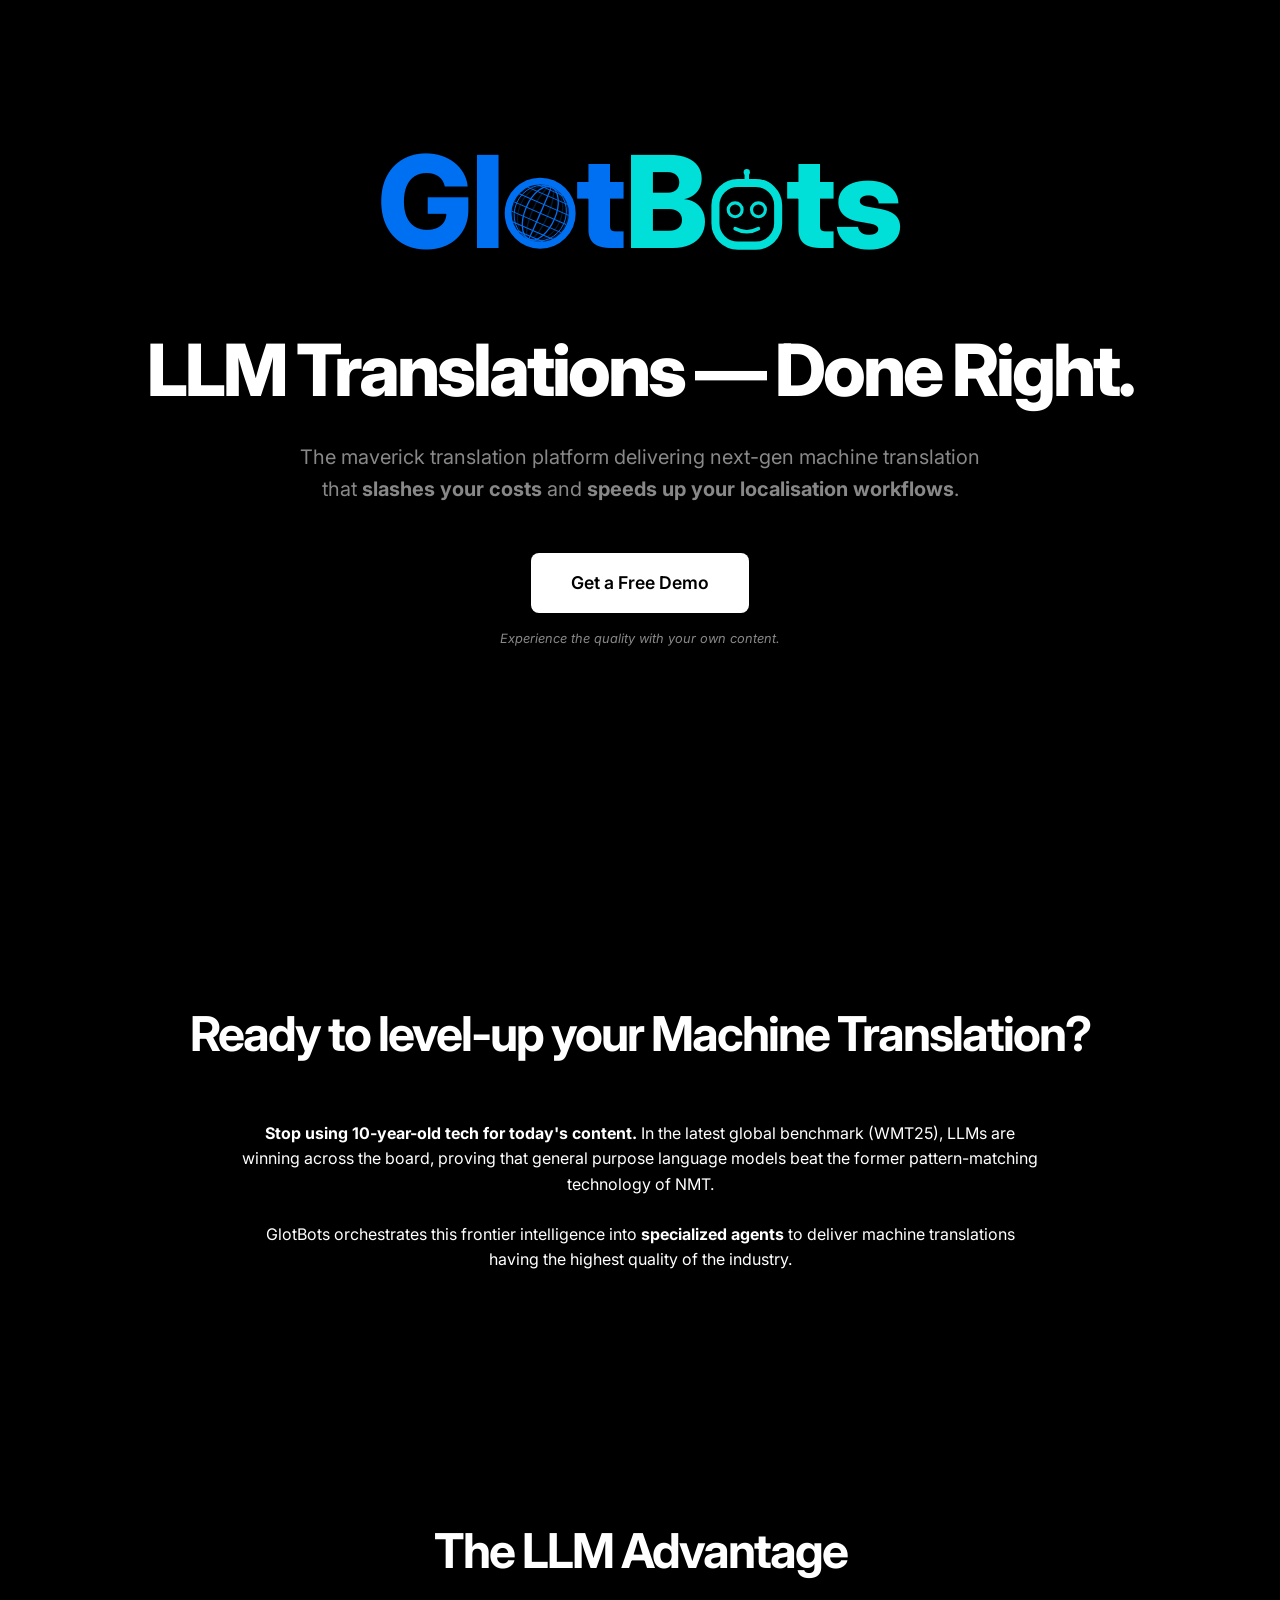
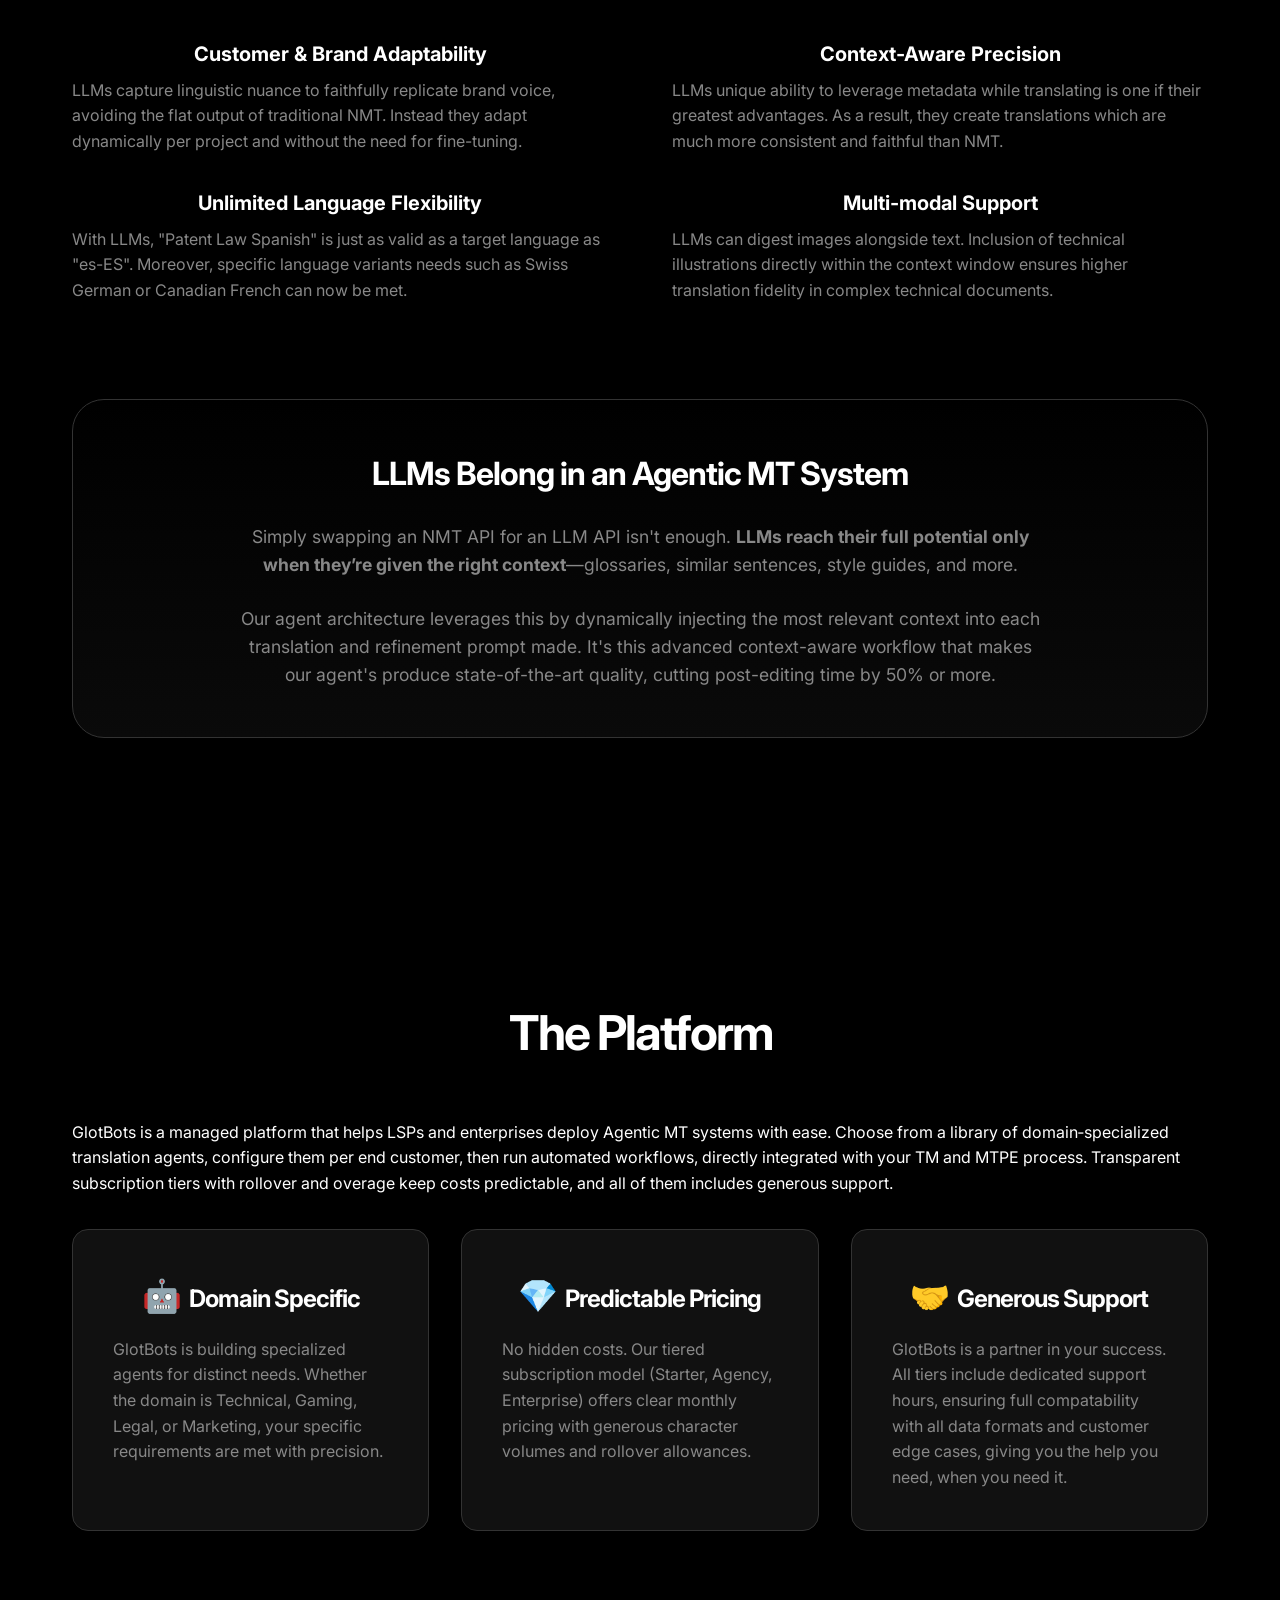
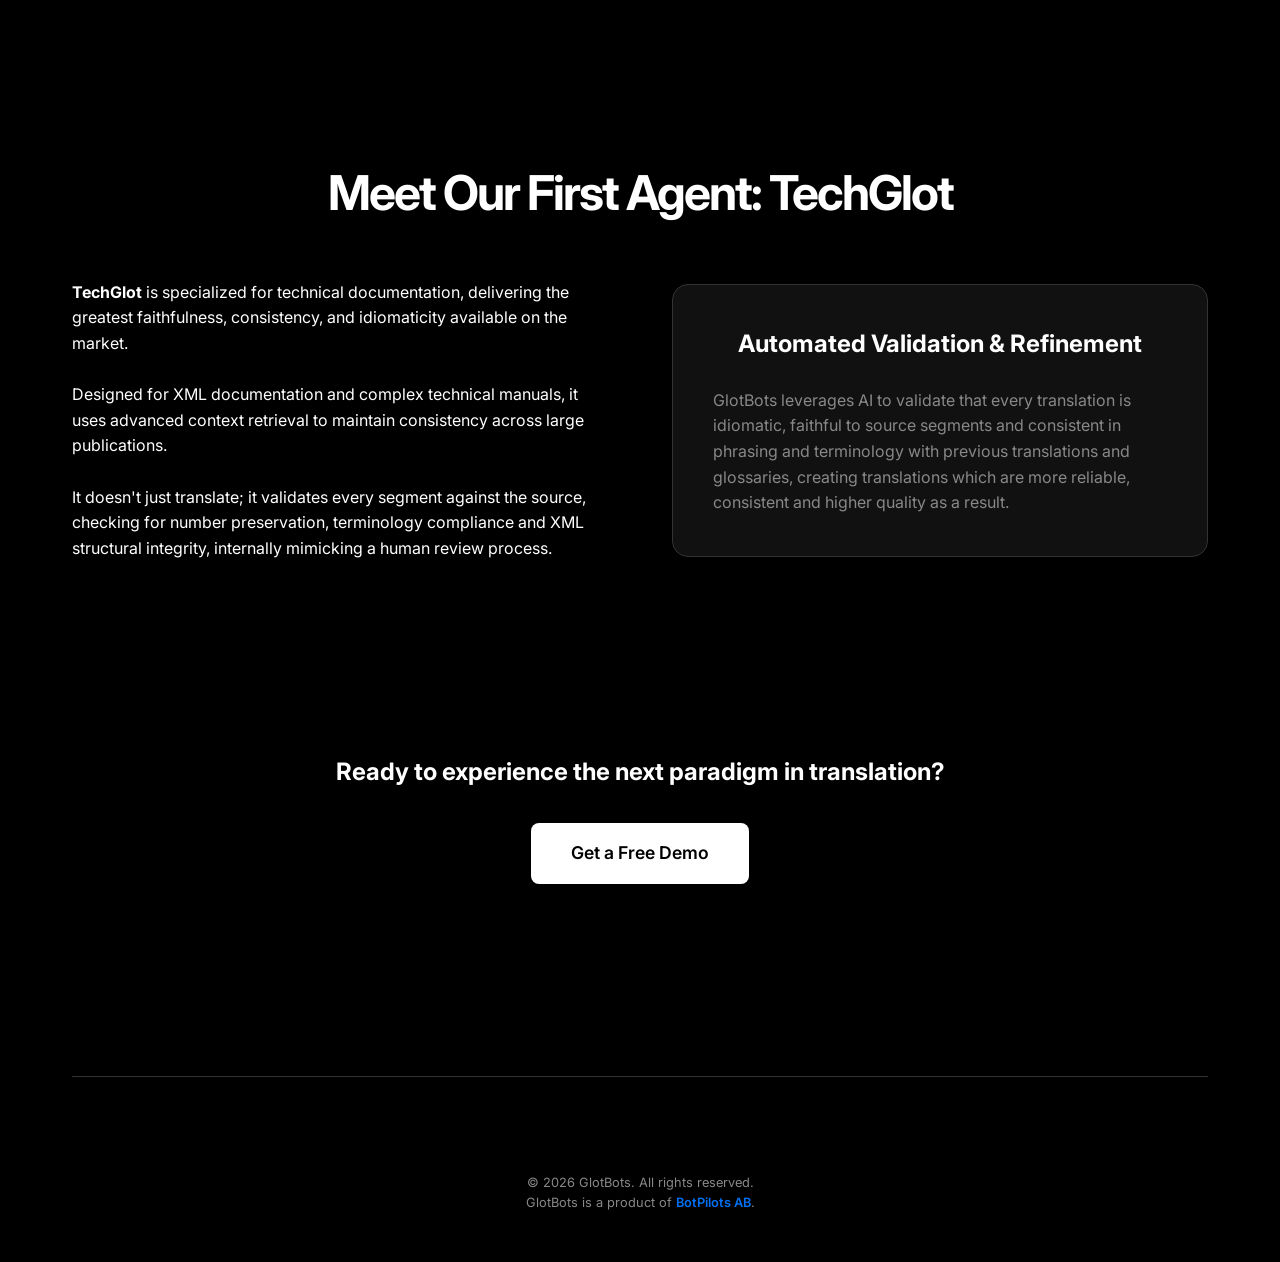
<file: index.html>
<!DOCTYPE html>
<html lang="en">
<head>
    <meta charset="UTF-8">
    <meta name="viewport" content="width=device-width, initial-scale=1.0">
    <title>GlotBots</title>
    <link rel="stylesheet" href="dev/css/style.css">
    <link rel="preconnect" href="https://fonts.googleapis.com">
    <link rel="preconnect" href="https://fonts.gstatic.com" crossorigin>
    <link href="https://fonts.googleapis.com/css2?family=Inter:wght@400;600;800&display=swap" rel="stylesheet">
	<link rel="icon" type="image/png" href="graphics/robot_moon_eyes_1339_down3.ico">
    <script src="https://cdnjs.cloudflare.com/ajax/libs/gsap/3.12.2/gsap.min.js"></script>
</head>
<body>
    <div class="landing-container">
        <header>
            <nav>
                <div class="logo">
                    <div class="logo-text">
                        <span class="logo-glot">G</span><span class="logo-glot">l</span><span class="globe-o"><svg viewBox="-6 -6 112 112"><circle cx="50" cy="50" r="51" fill="none" stroke="currentColor" stroke-width="10.9"/><g transform="rotate(23.5, 50, 50)"><path class="lat" d="M5 50 H95" fill="none" stroke="currentColor" stroke-width="1.5"/><path class="lat" d="M7 35 H93" fill="none" stroke="currentColor" stroke-width="1.5"/><path class="lat" d="M15 20 H85" fill="none" stroke="currentColor" stroke-width="1.5"/><path class="lat" d="M28 10 H72" fill="none" stroke="currentColor" stroke-width="1.5"/><path class="lat" d="M7 65 H93" fill="none" stroke="currentColor" stroke-width="1.5"/><path class="lat" d="M15 80 H85" fill="none" stroke="currentColor" stroke-width="1.5"/><path class="lat" d="M28 90 H72" fill="none" stroke="currentColor" stroke-width="1.5"/><path class="long-spin" fill="none" stroke="currentColor" stroke-width="2"/><path class="long-spin" fill="none" stroke="currentColor" stroke-width="2"/><path class="long-spin" fill="none" stroke="currentColor" stroke-width="2"/><path class="long-spin" fill="none" stroke="currentColor" stroke-width="2"/><path class="long-spin" fill="none" stroke="currentColor" stroke-width="2"/><path class="long-spin" fill="none" stroke="currentColor" stroke-width="2"/><path class="long-spin" fill="none" stroke="currentColor" stroke-width="2"/><path class="long-spin" fill="none" stroke="currentColor" stroke-width="2"/><path class="long-spin" fill="none" stroke="currentColor" stroke-width="2"/><path class="long-spin" fill="none" stroke="currentColor" stroke-width="2"/><path class="long-spin" fill="none" stroke="currentColor" stroke-width="2"/></g></svg></span><span class="logo-glot">t</span><span class="logo-bots">B</span><span class="robot-o"><svg viewBox="0 0 100 100"><line x1="50" y1="20" x2="50" y2="8" stroke="currentColor" stroke-width="5" stroke-linecap="round"/><circle cx="50" cy="8" r="3.5" fill="currentColor"/><rect x="15" y="20" width="70" height="70" rx="25" fill="none" stroke="currentColor" stroke-width="6"/><g class="robot-eye-left">
                                <circle class="eye-socket" cx="37" cy="50" r="9.5" fill="currentColor"/>
                                <circle class="pupil" cx="37" cy="50" r="6" fill="var(--background)"/>
                            </g>
                            <g class="robot-eye-right">
                                <g class="robot-eye-wink">
                                    <circle class="eye-socket" cx="63" cy="50" r="9.5" fill="currentColor"/>
                                    <circle class="pupil" cx="63" cy="50" r="6" fill="var(--background)"/>
                                </g>
                            </g><path class="mouth-smile" d="M37 71 Q50 78 63 71" fill="none" stroke="currentColor" stroke-width="4" stroke-linecap="round"/><ellipse class="mouth-surprised" cx="50" cy="73" rx="6" ry="7" fill="none" stroke="currentColor" stroke-width="4" stroke-linecap="round"/></svg></span><span class="logo-bots">t</span><span class="logo-bots">s</span>
                    </div>
                </div>
            </nav>
        </header>

        <section class="hero hero-main">
            <h1>LLM Translations — Done Right.</h1>
            <p class="subtitle">The maverick translation platform delivering next-gen machine translation that <strong>slashes your costs</strong> and <strong>speeds up your localisation workflows</strong>.</p>
            
            <div class="cta-container">
                <a href="#" class="cta-button obfuscated-mail" data-enc-email="bnBkL3R1cGN1cG1oQW1iZWZtdmkvc2JsdHA=">Get a Free Demo</a>
                <p class="cta-hint">Experience the quality with your own content.</p>
            </div>
        </section>
    </div>

    <main>

        <section class="content-section fade-in-section">
            <h2>Ready to level-up your Machine Translation?</h2>
            <p style="max-width: 800px; margin: 0 auto 1.5rem auto; text-align: center; color: var(--text-secondary); line-height: 1.6;">
                <b>Stop using 10-year-old tech for today's content.</b> In the latest global benchmark (WMT25), LLMs are winning across the board, proving that general purpose language models beat the former pattern-matching technology of NMT.
            </p>
            <p style="max-width: 800px; margin: 0 auto 3rem auto; text-align: center; color: var(--text-secondary); line-height: 1.6;">
                GlotBots orchestrates this frontier intelligence into <b>specialized agents</b> to deliver machine translations having the highest quality of the industry.
            </p>
		</section>
		<section class="content-section fade-in-section">
			<h2>The LLM Advantage</h2>
			<div class="grid-2">
                <div class="list-items">
                    <div class="list-item">
                        <h4>Customer & Brand Adaptability</h4>
                        <p>LLMs capture linguistic nuance to faithfully replicate brand voice, avoiding the flat output of traditional NMT. Instead they adapt dynamically per project and without the need for fine-tuning.</p>
                    </div>
                    <div class="list-item">
                        <h4>Unlimited Language Flexibility</h4>
                        <p>With LLMs, "Patent Law Spanish" is just as valid as a target language as "es-ES". Moreover, specific language variants needs such as Swiss German or Canadian French can now be met.</p>
                    </div>
                </div>
                <div class="list-items">
                    <div class="list-item">
                        <h4>Context-Aware Precision</h4>
                        <p>LLMs unique ability to leverage metadata while translating is one if their greatest advantages. As a result, they create translations which are much more consistent and faithful than NMT.</p>
                    </div>
                    <div class="list-item">
                        <h4>Multi-modal Support</h4>
                        <p>LLMs can digest images alongside text. Inclusion of technical illustrations directly within the context window ensures higher translation fidelity in complex technical documents.</p>
                    </div>

                </div>
            </div>
		<section class="sass-section fade-in-section">
            <h3>LLMs Belong in an Agentic MT System</h3>
            <p>
				Simply swapping an NMT API for an LLM API isn't enough.
				<b>LLMs reach their full potential only when they’re given the right context</b>—glossaries, similar sentences, style guides, and more.
			</p>
			<br>
			<p>
				Our agent architecture leverages this by dynamically injecting the most relevant context into each translation and refinement prompt made. It's this advanced context-aware workflow that makes our agent's produce state-of-the-art quality, cutting post-editing time by 50% or more.
			</p>
        </section>
		</section>

		<section class="content-section fade-in-section">
			<h2>The Platform</h2>
			<p>
				GlotBots is a managed platform that helps LSPs and enterprises deploy Agentic MT systems with ease. Choose from a library of domain‑specialized translation agents, configure them per end customer, then run automated workflows, directly integrated with your TM and MTPE process. Transparent subscription tiers with rollover and overage keep costs predictable, and all of them includes generous support.
			</p>

			<section class="features">
				<div class="feature-card">
					<h3><span class="icon">🤖</span>Domain Specific</h3>
					<p>GlotBots is building specialized agents for distinct needs. Whether the domain is Technical, Gaming, Legal, or Marketing, your specific requirements are met with precision.</p>
				</div>
				<div class="feature-card">
					<h3><span class="icon">💎</span>Predictable Pricing</h3>
					<p>No hidden costs. Our tiered subscription model (Starter, Agency, Enterprise) offers clear monthly pricing with generous character volumes and rollover allowances.</p>
				</div>
				<div class="feature-card">
					<h3><span class="icon">🤝</span>Generous Support</h3>
					<p>GlotBots is a partner in your success. All tiers include dedicated support hours, ensuring full compatability with all data formats and customer edge cases, giving you the help you need, when you need it.</p>
				</div>
			</section>

		</section>

        <section class="content-section fade-in-section">
            <h2>Meet Our First Agent: TechGlot</h2>
            <div class="grid-2">
                <div>
                    <p><strong>TechGlot</strong> is specialized for technical documentation, delivering the greatest faithfulness, consistency, and idiomaticity available on the market.</p>
                    <br>
                    <p>Designed for XML documentation and complex technical manuals, it uses advanced context retrieval to maintain consistency across large publications. </p>
					<br>
                    <p>It doesn't just translate; it validates every segment against the source, checking for number preservation, terminology compliance and XML structural integrity, internally mimicking a human review process.</p>
                </div>
                <div class="feature-card">
                    <h4>Automated Validation & Refinement</h4>
                    <p>GlotBots leverages AI to validate that every translation is idiomatic, faithful to source segments and consistent in phrasing and terminology with previous translations and glossaries, creating translations which are more reliable, consistent and higher quality as a result.</p>
                </div>
            </div>
        </section>

        <section class="content-section fade-in-section">
            <h4>Ready to experience the next paradigm in translation?</h4>
            <div class="cta-container" style="margin-top: 2rem;">
                <a href="#" class="cta-button obfuscated-mail" data-enc-email="bnBkL3R1cGN1cG1oQW1iZWZtdmkvc2JsdHA=">Get a Free Demo</a>
            </div>
        </section>
    <footer class="fade-in-section">
		<div class="copyright">
            © 2026 GlotBots. All rights reserved.<br>
            GlotBots is a product of <a href="https://botpilots.se" target="_blank" rel="noopener">BotPilots AB</a>.
        </div>
    </footer>

    <script>
        document.addEventListener('DOMContentLoaded', () => {
            // Scroll Animation Observer
            const observerOptions = {
                root: null,
                rootMargin: '0px',
                threshold: 0.1
            };

            const observer = new IntersectionObserver((entries, observer) => {
                entries.forEach(entry => {
                    if (entry.isIntersecting) {
                        entry.target.classList.add('is-visible');
                        observer.unobserve(entry.target);
                    }
                });
            }, observerOptions);

            document.querySelectorAll('.fade-in-section').forEach(section => {
                observer.observe(section);
            });

            // Globe Animation (Spinning effect)
            const longs = document.querySelectorAll('.long-spin');
            
            // Configuration
            const duration = 18; // Slower rotation
            const radius = 45;
            const center = 50;
            
            longs.forEach((el, i) => {
                const startAngle = i * (360 / longs.length); // Distribute evenly
                
                // Animate a proxy object
                const proxy = { angle: startAngle };

                // Smooth opacity transitions between front/back faces
                const setOpacity = gsap.quickTo(el, "opacity", { duration: 0.9, ease: "power2.out" });
                
                gsap.to(proxy, {
                    angle: startAngle + 360,
                    duration: duration,
                    repeat: -1,
                    ease: "none",
                    onUpdate: () => {
                        const rad = proxy.angle * (Math.PI / 180);
                        const sin = Math.sin(rad);
                        const cos = Math.cos(rad);
                        
                        // Width of the ellipse at this angle
                        const rx = Math.abs(radius * sin);
                        
                        // Update path using Arc command
                        // M 50 5 (Top Pole)
                        // A rx 45 0 0 [sweep] 50 95 (Bottom Pole)
                        // sweep: 1 if curving right (sin > 0), 0 if curving left (sin < 0)
                        const sweep = sin >= 0 ? 1 : 0;
                        el.setAttribute("d", `M 50 5 A ${rx} 45 0 0 ${sweep} 50 95`);
                        
                        // Opacity Logic
                        // Front face: cos > 0 (Left to Right) -> Bright
                        // Back face: cos < 0 (Right to Left) -> Faded/Invisible
                        
                        // Line Thickness Logic
                        // Thinner at edges (cos near 0), thicker at center (cos near 1)
                        // Base width varies from 0.15 to 0.5
                        const absCos = Math.abs(cos);
                        const strokeWidth = 0.7 + 0.7 * absCos;
                        el.setAttribute("stroke-width", strokeWidth);

                        // Fade briefly when switching between front/back
                        setOpacity(cos > 0 ? 1 : 0.25);
                    }
                });
            });

            // Robot Eye Tracking
            const robot = document.querySelector('.robot-o');
            const pupils = document.querySelectorAll('.robot-o .pupil');
            const winkEye = document.querySelector('.robot-eye-wink');
            let isWinkingSequence = false;
            let currentMouseX = 0;
            let currentMouseY = 0;
            
            // Create quick setters for performance
            const xSetters = Array.from(pupils).map(pupil => gsap.quickTo(pupil, "x", {duration: 0.4, ease: "power3"}));
            const ySetters = Array.from(pupils).map(pupil => gsap.quickTo(pupil, "y", {duration: 0.4, ease: "power3"}));

            // Wink Sequence Logic
            const startWinkSequence = () => {
                if (isWinkingSequence) return;
                isWinkingSequence = true;
                
                // 1. Look straight ahead (center)
                xSetters.forEach(setX => setX(0));
                ySetters.forEach(setY => setY(0));

                // 2. Wait 1s, then wink
                setTimeout(() => {
                    // Trigger wink animation using GSAP
                    gsap.to(winkEye, {
                        scaleY: 0.1,
                        transformOrigin: "50% 50%", // Ensure scaling happens from center
                        duration: 0.1,
                        yoyo: true,
                        repeat: 1,
                        onComplete: () => {
                            gsap.set(winkEye, { scaleY: 1 });
                            // 3. Wait another 1s looking straight, then resume
                            setTimeout(() => {
                                isWinkingSequence = false;
                                // Force an update to look back at mouse immediately
                                updateEyes(currentMouseX, currentMouseY);
                            }, 1000);
                        }
                    });
                }, 1000);
            };

            // Start the 20s loop
            setInterval(startWinkSequence, 15000);

            const updateEyes = (clientX, clientY) => {
                if (!robot) return;
                
                const rect = robot.getBoundingClientRect();
                const faceCenterX = rect.left + rect.width / 2;
                const faceCenterY = rect.top + rect.height / 2;
                
                // Calculate angle from center of face
                const angle = Math.atan2(clientY - faceCenterY, clientX - faceCenterX);
                
                // Calculate distance from center of face, clamped
                const maxRadius = 5; 
                const distRaw = Math.hypot(clientX - faceCenterX, clientY - faceCenterY);
                const distance = Math.min(maxRadius, distRaw / 15);
                
                // Calculate shared offset for both eyes
                const moveX = Math.cos(angle) * distance;
                const moveY = Math.sin(angle) * distance;

                // Apply to both eyes
                xSetters.forEach(setX => setX(moveX));
                ySetters.forEach(setY => setY(moveY));
            };

            window.addEventListener('mousemove', (e) => {
                currentMouseX = e.clientX;
                currentMouseY = e.clientY;

                if (!isWinkingSequence) {
                    updateEyes(e.clientX, e.clientY);
                }
            });

            // Email Obfuscation Logic
            const decodeEmail = (encoded) => {
                try {
                    // 1. Base64 decode
                    const shifted = atob(encoded);
                    // 2. Unshift characters (-1 ASCII)
                    const reversed = shifted.split('').map(c => String.fromCharCode(c.charCodeAt(0) - 1)).join('');
                    // 3. Reverse string
                    return reversed.split('').reverse().join('');
                } catch (e) {
                    console.error('Error decoding email', e);
                    return '';
                }
            };

            document.querySelectorAll('.obfuscated-mail').forEach(link => {
                link.addEventListener('click', (e) => {
                    e.preventDefault();
                    const encoded = link.getAttribute('data-enc-email');
                    if (encoded) {
                        const email = decodeEmail(encoded);
                        window.location.href = `mailto:${email}`;
                    }
                });
            });
        });
    </script>
</body>
</html>
</file>
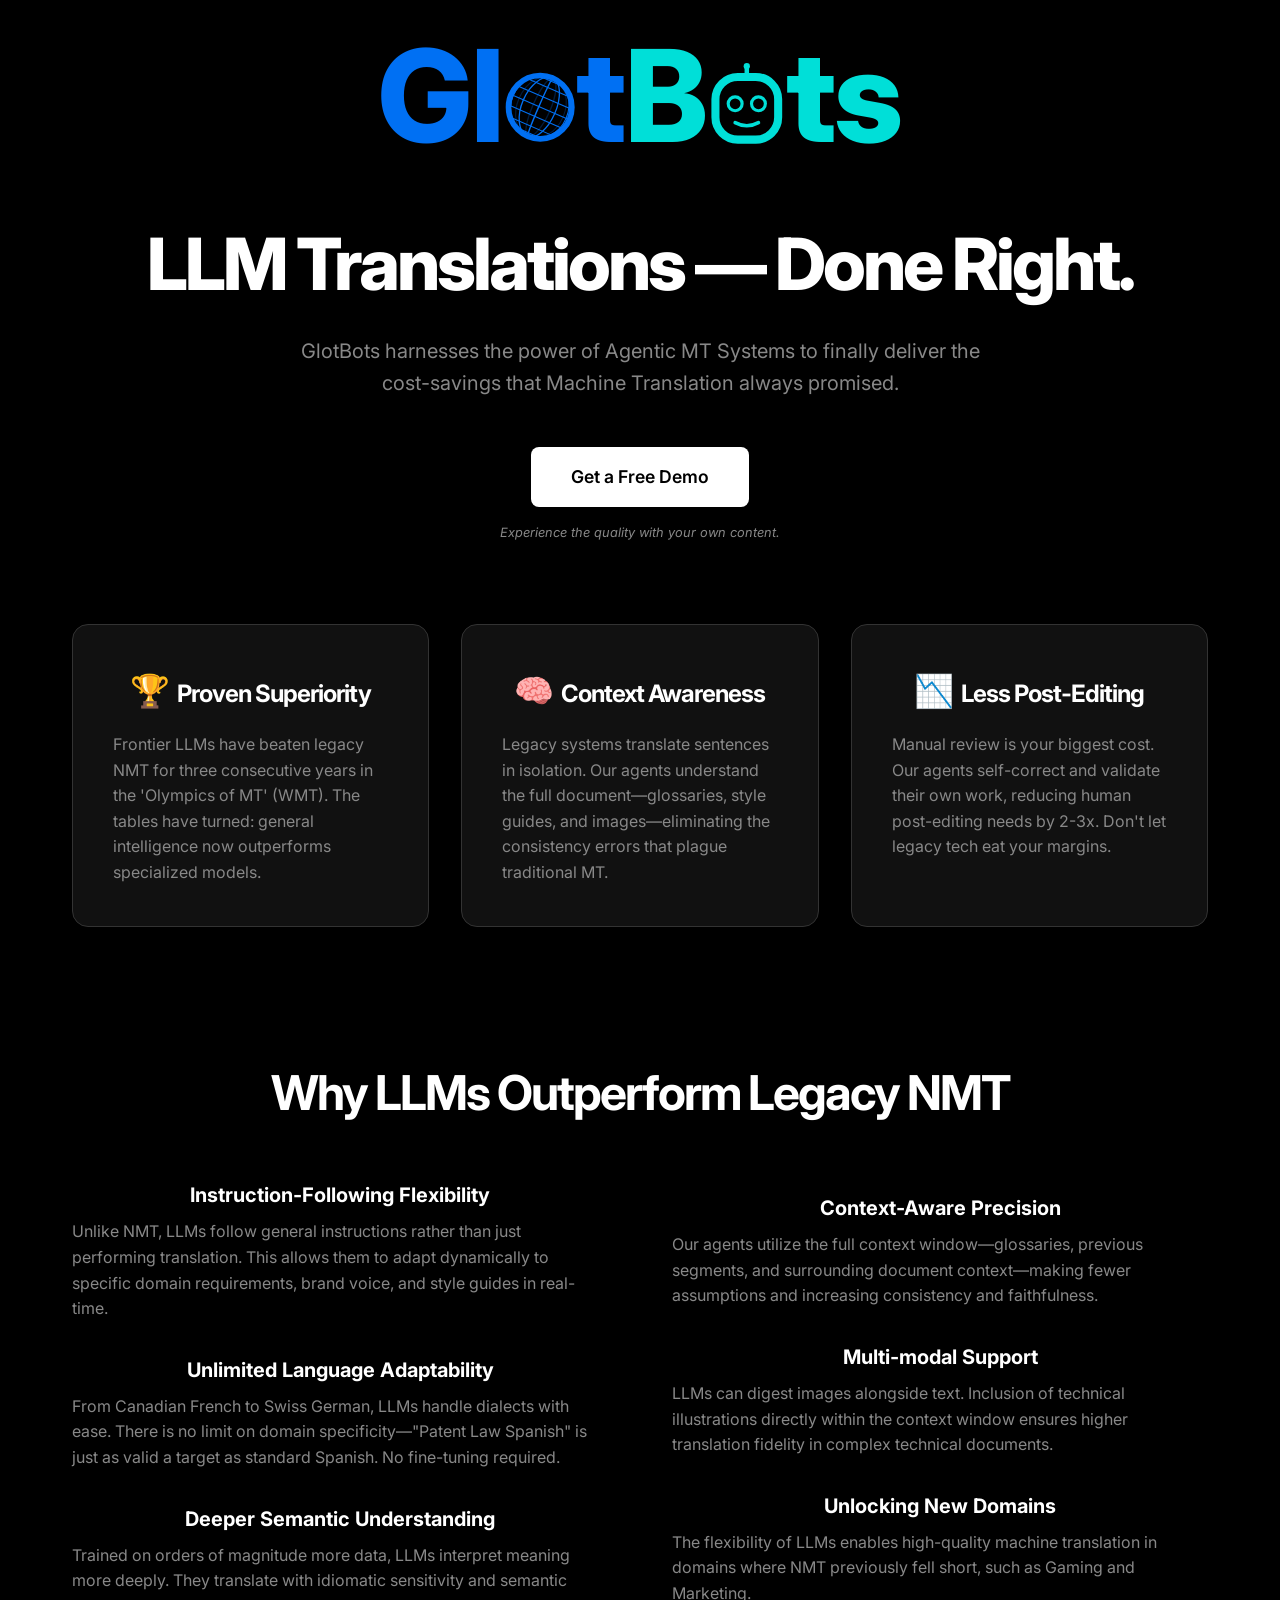
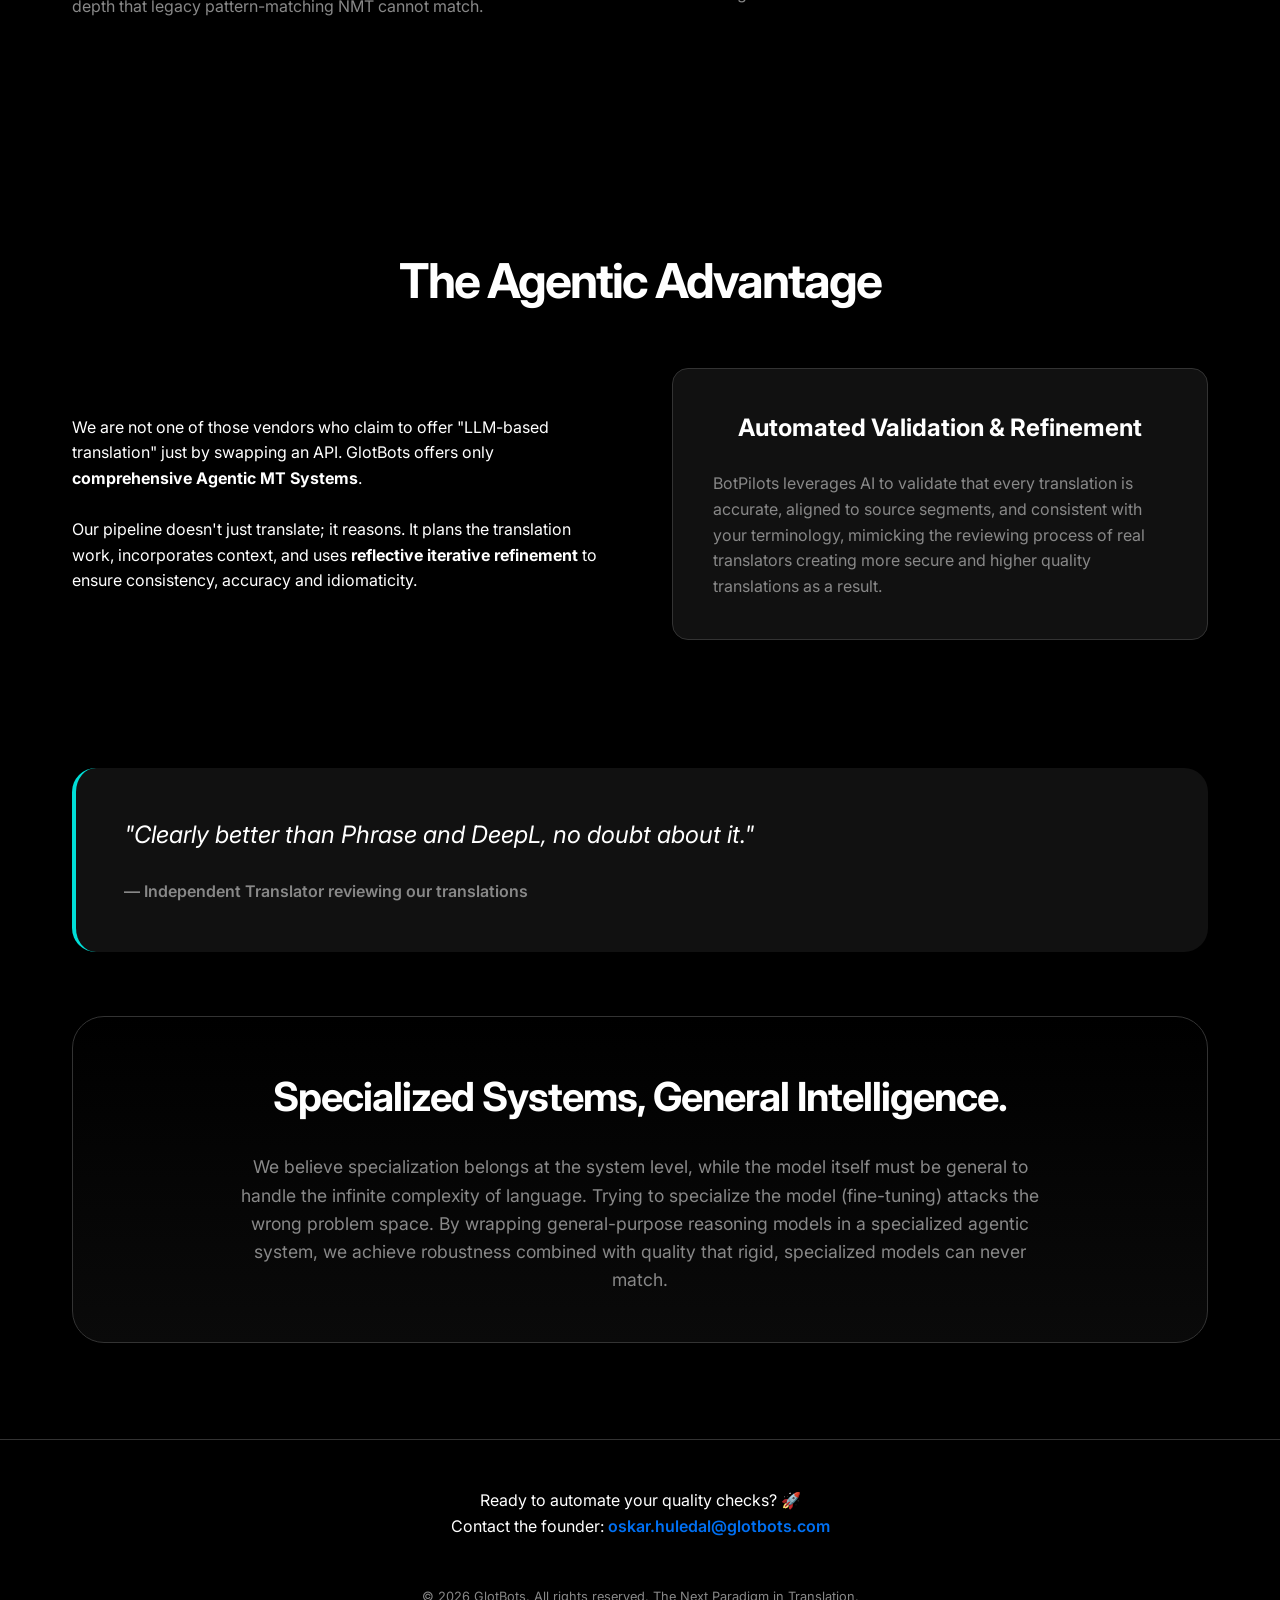
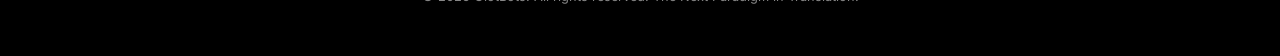
<file: dev/index.html>
<!DOCTYPE html>
<html lang="en">
<head>
    <meta charset="UTF-8">
    <meta name="viewport" content="width=device-width, initial-scale=1.0">
    <title>GlotBots | The Translation Agent Platform</title>
    <link rel="stylesheet" href="css/style.css">
    <link rel="preconnect" href="https://fonts.googleapis.com">
    <link rel="preconnect" href="https://fonts.gstatic.com" crossorigin>
    <link href="https://fonts.googleapis.com/css2?family=Inter:wght@400;600;800&display=swap" rel="stylesheet">
    <script src="https://cdnjs.cloudflare.com/ajax/libs/gsap/3.12.2/gsap.min.js"></script>
</head>
<body>
    <header>
        <nav>
            <div class="logo">
                <div class="logo-text">
                    <span class="logo-glot">G</span><span class="logo-glot">l</span><span class="globe-o"><svg viewBox="0 0 100 100"><circle cx="50" cy="50" r="45" fill="none" stroke="currentColor" stroke-width="8"/><g transform="rotate(23.5, 50, 50)"><path class="lat" d="M5 50 H95" fill="none" stroke="currentColor" stroke-width="1.5"/><path class="lat" d="M7 35 H93" fill="none" stroke="currentColor" stroke-width="1.5"/><path class="lat" d="M15 20 H85" fill="none" stroke="currentColor" stroke-width="1.5"/><path class="lat" d="M28 10 H72" fill="none" stroke="currentColor" stroke-width="1.5"/><path class="lat" d="M7 65 H93" fill="none" stroke="currentColor" stroke-width="1.5"/><path class="lat" d="M15 80 H85" fill="none" stroke="currentColor" stroke-width="1.5"/><path class="lat" d="M28 90 H72" fill="none" stroke="currentColor" stroke-width="1.5"/><path class="long-spin" fill="none" stroke="currentColor" stroke-width="2"/><path class="long-spin" fill="none" stroke="currentColor" stroke-width="2"/><path class="long-spin" fill="none" stroke="currentColor" stroke-width="2"/><path class="long-spin" fill="none" stroke="currentColor" stroke-width="2"/><path class="long-spin" fill="none" stroke="currentColor" stroke-width="2"/><path class="long-spin" fill="none" stroke="currentColor" stroke-width="2"/><path class="long-spin" fill="none" stroke="currentColor" stroke-width="2"/><path class="long-spin" fill="none" stroke="currentColor" stroke-width="2"/><path class="long-spin" fill="none" stroke="currentColor" stroke-width="2"/><path class="long-spin" fill="none" stroke="currentColor" stroke-width="2"/><path class="long-spin" fill="none" stroke="currentColor" stroke-width="2"/></g></svg></span><span class="logo-glot">t</span><span class="logo-bots">B</span><span class="robot-o"><svg viewBox="0 0 100 100"><line x1="50" y1="20" x2="50" y2="8" stroke="currentColor" stroke-width="5" stroke-linecap="round"/><circle cx="50" cy="8" r="3.5" fill="currentColor"/><rect x="15" y="20" width="70" height="70" rx="25" fill="none" stroke="currentColor" stroke-width="6"/><g class="robot-eye-left">
                            <circle class="eye-socket" cx="37" cy="50" r="9.5" fill="currentColor"/>
                            <circle class="pupil" cx="37" cy="50" r="6" fill="var(--background)"/>
                        </g>
                        <g class="robot-eye-right">
                            <g class="robot-eye-wink">
                                <circle class="eye-socket" cx="63" cy="50" r="9.5" fill="currentColor"/>
                                <circle class="pupil" cx="63" cy="50" r="6" fill="var(--background)"/>
                            </g>
                        </g><path class="mouth-smile" d="M37 71 Q50 78 63 71" fill="none" stroke="currentColor" stroke-width="4" stroke-linecap="round"/><ellipse class="mouth-surprised" cx="50" cy="73" rx="6" ry="7" fill="none" stroke="currentColor" stroke-width="4" stroke-linecap="round"/></svg></span><span class="logo-bots">t</span><span class="logo-bots">s</span>
                </div>
            </div>
        </nav>
    </header>

    <main>
        <section class="hero">
            <h1>LLM Translations — Done Right.</h1>
            <p class="subtitle">GlotBots harnesses the power of Agentic MT Systems to finally deliver the cost-savings that Machine Translation always promised.</p>
            
            <div class="cta-container">
                <a href="mailto:oskar.huledal@glotbots.com" class="cta-button">Get a Free Demo</a>
                <p class="cta-hint">Experience the quality with your own content.</p>
            </div>
        </section>

        <section class="features">
            <div class="feature-card">
                <h3><span class="icon">🏆</span>Proven Superiority</h3>
                <p>Frontier LLMs have beaten legacy NMT for three consecutive years in the 'Olympics of MT' (WMT). The tables have turned: general intelligence now outperforms specialized models.</p>
            </div>
            <div class="feature-card">

                <h3><span class="icon">🧠</span>Context Awareness</h3>
                <p>Legacy systems translate sentences in isolation. Our agents understand the full document—glossaries, style guides, and images—eliminating the consistency errors that plague traditional MT.</p>
            </div>
            <div class="feature-card">
                <h3><span class="icon">📉</span>Less Post-Editing</h3>
                <p>Manual review is your biggest cost. Our agents self-correct and validate their own work, reducing human post-editing needs by 2-3x. Don't let legacy tech eat your margins.</p>
            </div>
        </section>

        <section class="content-section">
            <h2>Why LLMs Outperform Legacy NMT</h2>
            <div class="grid-2">
                <div class="list-items">
                    <div class="list-item">
                        <h4>Instruction-Following Flexibility</h4>
                        <p>Unlike NMT, LLMs follow general instructions rather than just performing translation. This allows them to adapt dynamically to specific domain requirements, brand voice, and style guides in real-time.</p>
                    </div>
                    <div class="list-item">
                        <h4>Unlimited Language Adaptability</h4>
                        <p>From Canadian French to Swiss German, LLMs handle dialects with ease. There is no limit on domain specificity—"Patent Law Spanish" is just as valid a target as standard Spanish. No fine-tuning required.</p>
                    </div>
                    <div class="list-item">
                        <h4>Deeper Semantic Understanding</h4>
                        <p>Trained on orders of magnitude more data, LLMs interpret meaning more deeply. They translate with idiomatic sensitivity and semantic depth that legacy pattern-matching NMT cannot match.</p>
                    </div>
                </div>
                <div class="list-items">
                    <div class="list-item">
                        <h4>Context-Aware Precision</h4>
                        <p>Our agents utilize the full context window—glossaries, previous segments, and surrounding document context—making fewer assumptions and increasing consistency and faithfulness.</p>
                    </div>
                    <div class="list-item">
                        <h4>Multi-modal Support</h4>
                        <p>LLMs can digest images alongside text. Inclusion of technical illustrations directly within the context window ensures higher translation fidelity in complex technical documents.</p>
                    </div>
                    <div class="list-item">
                        <h4>Unlocking New Domains</h4>
                        <p>The flexibility of LLMs enables high-quality machine translation in domains where NMT previously fell short, such as Gaming and Marketing.</p>
                    </div>
                </div>
            </div>
        </section>

        <section class="content-section">
            <h2>The Agentic Advantage</h2>
            <div class="grid-2">
                <div>
                    <p>We are not one of those vendors who claim to offer "LLM-based translation" just by swapping an API. GlotBots offers only <strong>comprehensive Agentic MT Systems</strong>.</p>
                    <br>
                    <p>Our pipeline doesn't just translate; it reasons. It plans the translation work, incorporates context, and uses <strong>reflective iterative refinement</strong> to ensure consistency, accuracy and idiomaticity.</p>
                </div>
                <div class="feature-card">
                    <h4>Automated Validation & Refinement</h4>
                    <p>BotPilots leverages AI to validate that every translation is accurate, aligned to source segments, and consistent with your terminology, mimicking the reviewing process of real translators creating more secure and higher quality translations as a result.</p>
                </div>
            </div>
        </section>

    <div class="testimonial">
        <blockquote>
            "Clearly better than Phrase and DeepL, no doubt about it."
        </blockquote>
        <cite>— Independent Translator reviewing our translations</cite>
    </div>


        <section class="sass-section">
            <h2>Specialized Systems, General Intelligence.</h2>
            <p>We believe specialization belongs at the system level, while the model itself must be general to handle the infinite complexity of language. Trying to specialize the model (fine-tuning) attacks the wrong problem space. By wrapping general-purpose reasoning models in a specialized agentic system, we achieve robustness combined with quality that rigid, specialized models can never match.</p>
        </section>
    </main>

    <footer>
        <p>Ready to automate your quality checks? 🚀</p>
        <p>Contact the founder: <a href="mailto:oskar.huledal@glotbots.com">oskar.huledal@glotbots.com</a></p>
        <div class="copyright">© 2026 GlotBots. All rights reserved. The Next Paradigm in Translation.</div>
    </footer>

    <script>
        document.addEventListener('DOMContentLoaded', () => {
            // Globe Animation (Spinning effect)
            const longs = document.querySelectorAll('.long-spin');
            
            // Configuration
            const duration = 18; // Slower rotation
            const radius = 45;
            const center = 50;
            
            longs.forEach((el, i) => {
                const startAngle = i * (360 / longs.length); // Distribute evenly
                
                // Animate a proxy object
                const proxy = { angle: startAngle };
                
                gsap.to(proxy, {
                    angle: startAngle + 360,
                    duration: duration,
                    repeat: -1,
                    ease: "none",
                    onUpdate: () => {
                        const rad = proxy.angle * (Math.PI / 180);
                        const sin = Math.sin(rad);
                        const cos = Math.cos(rad);
                        
                        // Width of the ellipse at this angle
                        const rx = Math.abs(radius * sin);
                        
                        // Update path using Arc command
                        // M 50 5 (Top Pole)
                        // A rx 45 0 0 [sweep] 50 95 (Bottom Pole)
                        // sweep: 1 if curving right (sin > 0), 0 if curving left (sin < 0)
                        const sweep = sin >= 0 ? 1 : 0;
                        el.setAttribute("d", `M 50 5 A ${rx} 45 0 0 ${sweep} 50 95`);
                        
                        // Opacity Logic
                        // Front face: cos > 0 (Left to Right) -> Bright
                        // Back face: cos < 0 (Right to Left) -> Faded/Invisible
                        
                        // Line Thickness Logic
                        // Thinner at edges (cos near 0), thicker at center (cos near 1)
                        // Base width varies from 0.15 to 0.5
                        const absCos = Math.abs(cos);
                        const strokeWidth = 0.7 + 0.7 * absCos;
                        el.setAttribute("stroke-width", strokeWidth);
                        
                        if (cos > 0) {
                            // Moving Left to Right (Front)
                            el.style.opacity = 1; 
                        } else {
                            // Moving Right to Left (Back)
                            el.style.opacity = 0.25;
                        }
                    }
                });
            });

            // Robot Eye Tracking
            const robot = document.querySelector('.robot-o');
            const pupils = document.querySelectorAll('.robot-o .pupil');
            const winkEye = document.querySelector('.robot-eye-wink');
            let isWinkingSequence = false;
            let currentMouseX = 0;
            let currentMouseY = 0;
            
            // Create quick setters for performance
            const xSetters = Array.from(pupils).map(pupil => gsap.quickTo(pupil, "x", {duration: 0.4, ease: "power3"}));
            const ySetters = Array.from(pupils).map(pupil => gsap.quickTo(pupil, "y", {duration: 0.4, ease: "power3"}));

            // Wink Sequence Logic
            const startWinkSequence = () => {
                isWinkingSequence = true;
                
                // 1. Look straight ahead (center)
                xSetters.forEach(setX => setX(0));
                ySetters.forEach(setY => setY(0));

                // 2. Wait 1s, then wink
                setTimeout(() => {
                    // Trigger wink animation using GSAP
                    gsap.to(winkEye, {
                        scaleY: 0.1,
                        transformOrigin: "50% 50%", // Ensure scaling happens from center
                        duration: 0.1,
                        yoyo: true,
                        repeat: 1,
                        onComplete: () => {
                            // 3. Wait another 1s looking straight, then resume
                            setTimeout(() => {
                                isWinkingSequence = false;
                                // Force an update to look back at mouse immediately
                                updateEyes(currentMouseX, currentMouseY);
                            }, 1000);
                        }
                    });
                }, 1000);
            };

            // Start the 20s loop
            setInterval(startWinkSequence, 15000);

            const updateEyes = (clientX, clientY) => {
                if (!robot) return;
                
                const rect = robot.getBoundingClientRect();
                const faceCenterX = rect.left + rect.width / 2;
                const faceCenterY = rect.top + rect.height / 2;
                
                // Calculate angle from center of face
                const angle = Math.atan2(clientY - faceCenterY, clientX - faceCenterX);
                
                // Calculate distance from center of face, clamped
                const maxRadius = 5; 
                const distRaw = Math.hypot(clientX - faceCenterX, clientY - faceCenterY);
                const distance = Math.min(maxRadius, distRaw / 15);
                
                // Calculate shared offset for both eyes
                const moveX = Math.cos(angle) * distance;
                const moveY = Math.sin(angle) * distance;

                // Apply to both eyes
                xSetters.forEach(setX => setX(moveX));
                ySetters.forEach(setY => setY(moveY));
            };

            window.addEventListener('mousemove', (e) => {
                currentMouseX = e.clientX;
                currentMouseY = e.clientY;

                if (!isWinkingSequence) {
                    updateEyes(e.clientX, e.clientY);
                }
            });
        });
    </script>
</body>
</html>
</file>
<file: dev/css/style.css>
:root {
    --primary: #0070f3;
    --primary-dark: #0051af;
    --background: #000000;
    --text: #ffffff;
    --text-muted: #888888;
    --highlight: #00dfd8;
    --card-bg: #111111;
    --border: #333333;
}

* {
    margin: 0;
    padding: 0;
    box-sizing: border-box;
}

body {
    font-family: 'Inter', -apple-system, BlinkMacSystemFont, "Segoe UI", Roboto, sans-serif;
    background-color: var(--background);
    color: var(--text);
    line-height: 1.6;
    overflow-x: hidden;
}

/* Scroll Animation Classes */
.fade-in-section {
    opacity: 0;
    transform: translateY(30px);
    transition: opacity 0.8s ease-out, transform 0.8s ease-out;
    will-change: opacity, transform;
}

.fade-in-section.is-visible {
    opacity: 1;
    transform: translateY(0);
}

header {
    padding: 2rem;
    max-width: 1200px;
    margin: 0 auto;
}

.landing-container {
    min-height: 100vh;
    display: flex;
    flex-direction: column;
    justify-content: center;
    align-items: center;
    padding: 2rem;
    gap: 0; /* Gap managed by margins */
}

.landing-container header {
    padding: 0;
    width: 100%;
    margin-bottom: 2rem;
}

.hero-main {
    display: flex;
    flex-direction: column;
    justify-content: center;
    padding: 0;
    margin-bottom: 4rem; /* Optical balance */
}

nav {
    display: flex;
    justify-content: center;
    align-items: center;
}

.logo {
	white-space: nowrap;
	user-select: none;
    display: flex;
    align-items: center;
    gap: 1rem;
    /* Smoothly scale logo size across breakpoints (prevents "snap" on mobile) */
    font-size: clamp(4.8rem, 10vw, 12.5rem);
    font-weight: 800;
    letter-spacing: -1px;
    line-height: 1;
    /* Baseline shift for inline SVG "O" icons (negative values move the icon DOWN) */
    --logo-icon-baseline-shift: -0.005em;
    /* Optional fine-tuning (leave unset to inherit --logo-icon-baseline-shift) */
    /* --logo-globe-baseline-shift: -0.02em; */
    --logo-robot-baseline-shift: -0.05em;
}

.logo-text {
    display: inline-block;
}

.globe-o {
    display: inline-block;
    width: 0.55em;
    height: 0.55em;
    margin: 0em 0.005em;
    /* Edge color (outer ring + any elements using currentColor) */
    color: var(--primary);
    vertical-align: var(--logo-globe-baseline-shift, var(--logo-icon-baseline-shift));
    /* Gridline color (interior spinning lines) */
    --globe-grid: var(--primary);
}

@supports (color: color-mix(in srgb, #000, #fff)) {
    .globe-o {
        --globe-grid: var(--primary);
    }
}

.globe-o .lat,
.globe-o .long-spin {
    stroke: var(--globe-grid);
}

.robot-o {
    display: inline-block;
    width: 0.7em;
    height: 0.7em;
    margin: 0 -0.04em;
    color: var(--highlight);
    vertical-align: var(--logo-robot-baseline-shift, var(--logo-icon-baseline-shift));
    /* Change this to make the robot's outer rounded-square outline thicker/thinner */
    --robot-outline-stroke-width: 9px;
}

.robot-o rect {
    stroke-width: var(--robot-outline-stroke-width);
}

.long-spin {
    vector-effect: non-scaling-stroke;
}

.globe-o svg, .robot-o svg {
    width: 100%;
    height: 100%;
}

/* If the globe ring radius exceeds the SVG viewBox (e.g. r>50), avoid clipping */
.globe-o svg {
    overflow: visible;
}

.eye-socket {
    fill: currentColor;
    stroke: none;
}

.pupil {
    fill: var(--background);
}

.robot-eye-left {
    transform-origin: 37px 50px;
    animation: blink 8s infinite;
}

.robot-eye-right {
    transform-origin: 63px 50px;
    animation: blink 8s infinite;
}

.robot-eye-wink {
    transform-origin: 63px 50px;
}

@keyframes wink {
    0%, 2%, 100% {
        transform: scaleY(1);
    }
    1% {
        transform: scaleY(0.1);
    }
}

@keyframes blink {
    0%, 3%, 100% {
        transform: scaleY(1);
    }
    1.5% {
        transform: scaleY(0.1);
    }
}

.mouth-smile {
    transition: opacity 0.2s cubic-bezier(0.175, 0.885, 0.32, 1.275), transform 0.2s cubic-bezier(0.175, 0.885, 0.32, 1.275);
    transform-origin: 50% 75%;
}

.mouth-surprised {
    opacity: 0;
    transform: scale(0.5);
    transform-origin: 50% 75%;
    transition: opacity 0.2s cubic-bezier(0.175, 0.885, 0.32, 1.275), transform 0.2s cubic-bezier(0.175, 0.885, 0.32, 1.275);
}

.robot-o:hover .mouth-smile {
    opacity: 0;
    transform: scale(0.5);
}

.robot-o:hover .mouth-surprised {
    opacity: 1;
    transform: scale(1);
}

main {
    max-width: 1200px;
    margin: 0 auto;
    padding: 0 2rem;
}

.hero {
    text-align: center;
    padding: 2rem 0 3rem 0;
    display: flex;
    flex-direction: column;
    align-items: center;
}

.badge {
    background: rgba(255, 255, 255, 0.1);
    padding: 0.5rem 1rem;
    border-radius: 2rem;
    font-size: 0.8rem;
    font-weight: 600;
    margin-bottom: 2rem;
    border: 1px solid var(--border);
    color: var(--text-muted);
}

h1 {
    font-size: 4.5rem;
    font-weight: 800;
    line-height: 1.1;
    margin-bottom: 2rem;
    letter-spacing: -3px;
}

.deepl-mud {
    color: #0c65a9; /* DeepL Navy Blue */
    text-shadow: 0 0 20px rgba(4, 43, 72, 0.5); /* Slight glow for visibility on black */
}

.logo-glot {
    color: var(--primary);
}

.logo-bots {
    color: var(--highlight);
}

.logo-highlight {
    background: linear-gradient(to right, var(--primary), var(--highlight));
    background-clip: text;
    -webkit-background-clip: text;
    -webkit-text-fill-color: transparent;
    color: transparent; /* Fallback */
}

.subtitle {
    font-size: 1.25rem;
    color: var(--text-muted);
    max-width: 700px;
    margin-bottom: 3rem;
}

.cta-container {
    display: flex;
    flex-direction: column;
    align-items: center;
    gap: 1rem;
}

.cta-button {
    background-color: var(--text);
    color: var(--background);
    padding: 1rem 2.5rem;
    border-radius: 0.5rem;
    font-weight: 600;
    text-decoration: none;
    font-size: 1.1rem;
    transition: transform 0.2s, background-color 0.2s;
}

.cta-button:hover {
    transform: translateY(-2px);
    background-color: var(--highlight);
}

.cta-hint {
    font-size: 0.8rem;
    color: var(--text-muted);
    font-style: italic;
}

.features {
    display: grid;
    grid-template-columns: repeat(auto-fit, minmax(300px, 1fr));
    gap: 2rem;
    padding: 2rem 0;
}

.feature-card {
    background: var(--card-bg);
    padding: 2.5rem;
    border-radius: 1rem;
    border: 1px solid var(--border);
    transition: border-color 0.3s;
}

.feature-card .icon {
    font-size: 2rem;
    margin-bottom: 1.5rem;
    margin-right: 0.5rem;
}

.feature-card h3 {
    font-size: 1.5rem;
    margin-bottom: 1rem;
}

.feature-card p {
    color: var(--text-muted);
}

.sass-section {
    text-align: center;
    padding: 3rem 2rem;
    background: linear-gradient(180deg, var(--background) 0%, #0a0a0a 100%);
    border-radius: 2rem;
    border: 1px solid var(--border);
    margin: 4rem 0;
}

h2 {
	text-align: center;
}

h3 {
	font-size: 2rem;
	margin-bottom: 1.5rem;
	letter-spacing: -1px;
	text-align: center;
}

h4 {
	font-size: 1.5rem;
	margin-bottom: 1.5rem;
	text-align: center;
}

.sass-section h2 {
    font-size: 2.5rem;
    margin-bottom: 1.5rem;
    letter-spacing: -1px;
}

.sass-section p {
    font-size: 1.1rem;
    color: var(--text-muted);
    max-width: 800px;
    margin: 0 auto;
}

.content-section {
	padding: 6rem 0;
}

footer {
	margin-top: 6rem;
    text-align: center;
    padding: 3rem 2rem;
    border-top: 1px solid var(--border);
}

footer a {
    color: var(--primary);
    text-decoration: none;
    font-weight: 600;
}

footer a:hover {
    text-decoration: underline;
}

.copyright {
    margin-top: 3rem;
    font-size: 0.8rem;
    color: var(--text-muted);
}

.content-section h2 {
    font-size: 3rem;
    margin-bottom: 3rem;
    letter-spacing: -2px;
}

.grid-2 {
    display: grid;
    grid-template-columns: 1fr 1fr;
    gap: 4rem;
    align-items: center;
}

.list-item {
    margin-bottom: 2rem;
}

.list-item h4 {
    font-size: 1.25rem;
    margin-bottom: 0.5rem;
    color: var(--text);
}

.list-item p {
    color: var(--text-muted);
}

.testimonial {
    background: var(--card-bg);
    padding: 3rem;
    border-radius: 1.5rem;
    border-left: 4px solid var(--highlight);
    margin: 2rem 0;
}

.testimonial blockquote {
    font-size: 1.5rem;
    font-style: italic;
    margin-bottom: 1.5rem;
}

.testimonial cite {
    font-style: normal;
    font-weight: 600;
    color: var(--text-muted);
}

.about-founder {
    display: flex;
    gap: 3rem;
    align-items: center;
    background: var(--card-bg);
    padding: 3rem;
    border-radius: 2rem;
    border: 1px solid var(--border);
}

.about-founder .content {
    flex: 1;
}

.about-founder h3 {
    font-size: 2rem;
    margin-bottom: 1rem;
}

@media (max-width: 768px) {
    h1 {
        font-size: 2.5rem;
        letter-spacing: -1px;
    }
    
    .hero {
        padding: 2rem 0;
    }
    
    .feature-card {
        padding: 1.5rem;
    }

    .grid-2, .about-founder {
        display: flex;
        flex-direction: column;
        gap: 2rem;
    }

    .content-section h2 {
        font-size: 2rem;
    }
}
</file>
